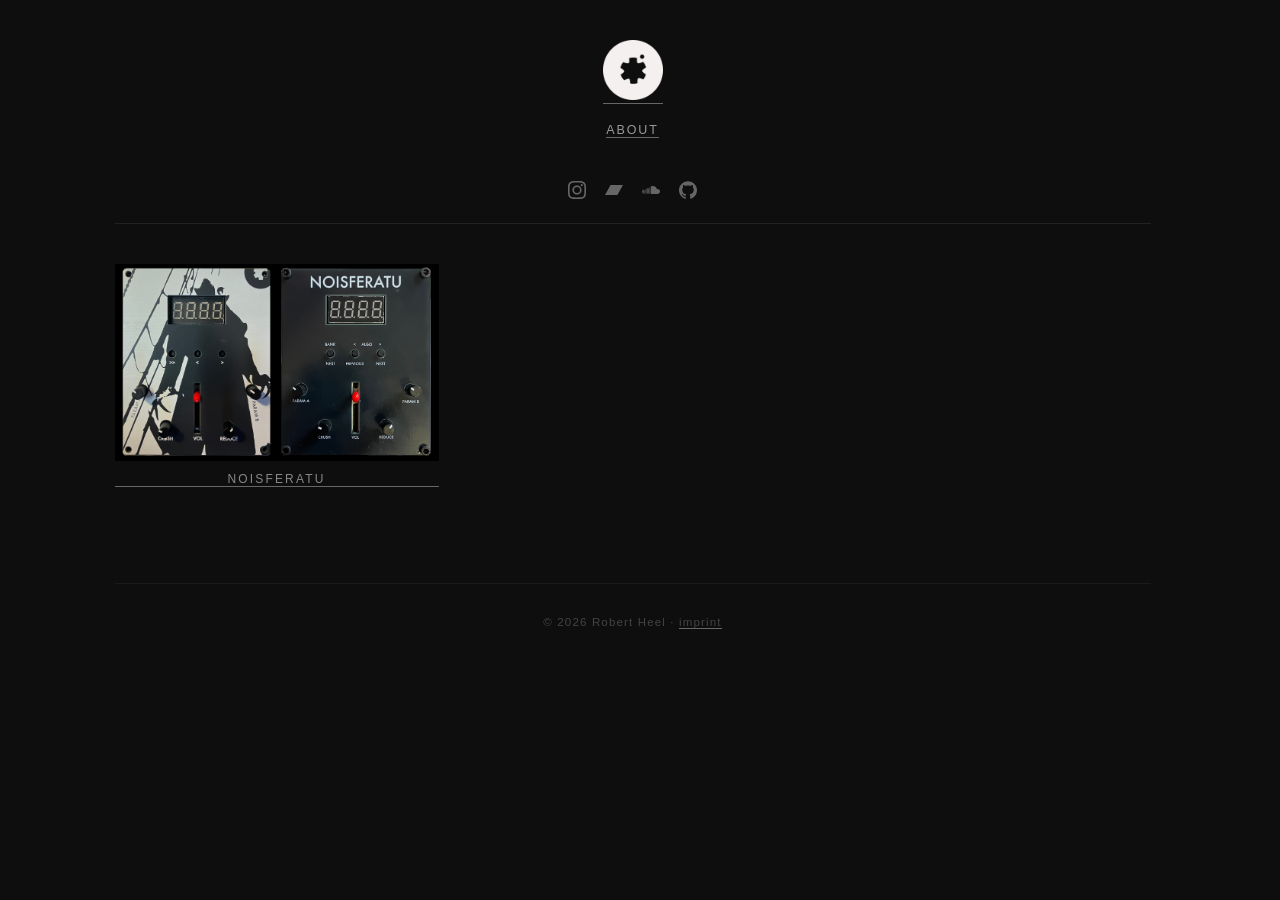
<file: index.html>
<!DOCTYPE html>
<html lang="en">
<head>
  <meta charset="UTF-8">
  <meta name="viewport" content="width=device-width, initial-scale=1.0">
  <title>scaepe - sonic explorations by Robert Heel</title>
  
    <meta name="description" content="Hardware instruments and DSP tools for sound art and electronic music.">

    <!-- Open Graph / Social sharing -->
    <meta property="og:type" content="website">
    <meta property="og:url" content="https://scaepe.ing/">
    <meta property="og:title" content="scaepe - sonic explorations by Robert Heel">
    <meta property="og:description" content="Hardware instruments and DSP tools for sound art and electronic music.">
    <meta property="og:image" content="https://scaepe.ing/noisferatu/Noisferatu_freigestellt_01.png">

  <link rel="stylesheet" href="assets/style.css">
  <style>
  .grid { display: grid; grid-template-columns: repeat(3, 1fr); gap: 2rem; padding: 1rem 0 4rem; }
  .instrument-card { display: block; text-decoration: none; color: inherit; }
  .instrument-card img { width: 100%; aspect-ratio: 850/515; object-fit: contain; background: #161616; display: block; transition: opacity 0.25s; }
  .instrument-card:hover img { opacity: 0.8; }
  .instrument-card .card-label { margin-top: 0.7rem; font-size: 0.75rem; letter-spacing: 0.18em; text-transform: uppercase; color: #888; text-align: center; }
  .instrument-card:hover .card-label { color: #e0e0e0; }
  @media (max-width: 700px) {
    .grid { grid-template-columns: 1fr; }
  }
</style>

</head>
<body>

<div class="site-wrapper">
  <div id="site-header"></div>
  <div id="site-socials"></div>
  <div class="divider"></div>

  <script>const BASE = '';</script>
  <script src="assets/header.js"></script>
  <script src="assets/socials.js"></script>

  <main class="grid">

    <a href="noisferatu/noisferatu.html" class="instrument-card">
      <img src="noisferatu/Noisferatu_freigestellt_01.png" alt="Noisferatu">
      <div class="card-label">Noisferatu</div>
    </a>

    <!-- add more instruments here, same structure:
    <a href="nextinstrument/nextinstrument.html" class="instrument-card">
      <img src="nextinstrument/nextinstrument_photo.jpg" alt="Next Instrument">
      <div class="card-label">Next Instrument</div>
    </a>
    -->

  </main>
  <footer>
    <p>© 2026 Robert Heel · <a href="imprint.html">imprint</a></p>
  </footer>

</div>
</body> 
</html>
</file>
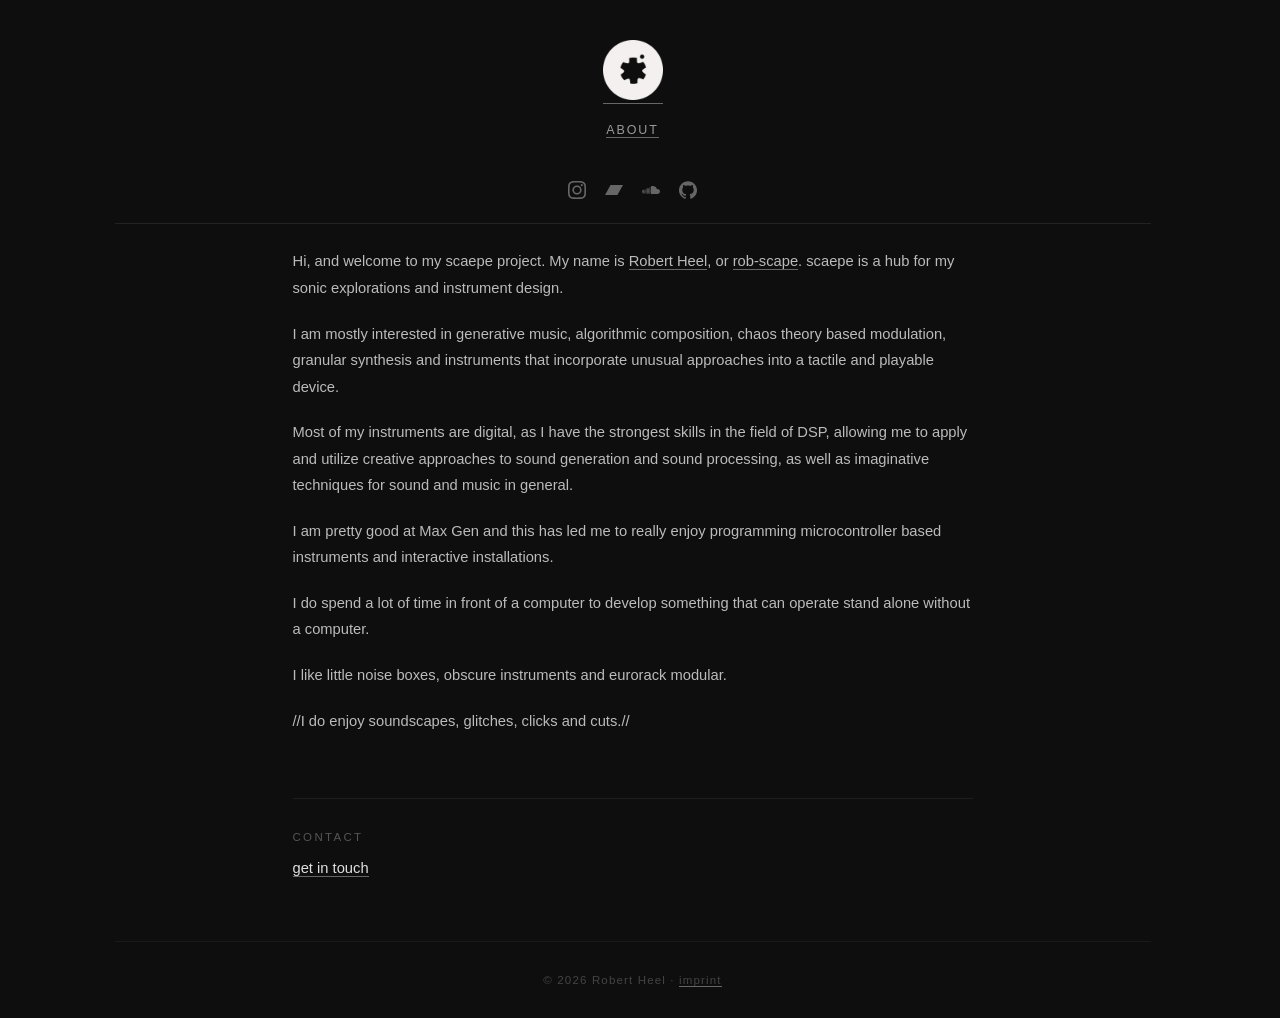
<file: about.html>
<!DOCTYPE html>
<html lang="en">
<head>
  <meta charset="UTF-8">
  <meta name="viewport" content="width=device-width, initial-scale=1.0">
  <title>About — scaepe</title>
  <link rel="stylesheet" href="assets/style.css">
  <style>
    .about { max-width: 680px; margin: 0 auto 4rem; }
    .about p { font-size: 0.92rem; line-height: 1.8; color: #bbb; margin-bottom: 1.2rem; }
    .about .comment { color: #555; font-style: normal; }

    .contact { max-width: 680px; margin: 0 auto 4rem; padding-top: 2rem; border-top: 0.5px solid #1e1e1e; }
    .contact-title { font-size: 0.72rem; letter-spacing: 0.2em; text-transform: uppercase; color: #555; margin-bottom: 1rem; }
    .contact a { font-size: 0.92rem; color: #e0e0e0; text-decoration: none; border-bottom: 0.5px solid #666; transition: color 0.2s, border-color 0.2s; }
    .contact a:hover { color: #ffffff; border-color: #aaa; }
  </style>
</head>
<body>

<div class="site-wrapper">
  <div id="site-header"></div>
  <div id="site-socials"></div>
  <div class="divider"></div>

  <script>const BASE = '';</script>
  <script src="assets/header.js"></script>
  <script src="assets/socials.js"></script>

  <main>

    <div class="about">
      <p>Hi, and welcome to my scaepe project. My name is <a href="https://www.robertheel.com/++/" target="_blank" rel="noopener noreferrer">Robert Heel</a>, or <a href="https://github.com/rob-scape/"  target="_blank" rel="noopener noreferrer">rob-scape</a>. scaepe is a hub for my sonic explorations and instrument design.</p>
      <p>I am mostly interested in generative music, algorithmic composition, chaos theory based modulation, granular synthesis and instruments that incorporate unusual approaches into a tactile and playable device.</p>
      <p>Most of my instruments are digital, as I have the strongest skills in the field of DSP, allowing me to apply and utilize creative approaches to sound generation and sound processing, as well as imaginative techniques for sound and music in general.</p>
      <p>I am pretty good at Max Gen and this has led me to really enjoy programming microcontroller based instruments and interactive installations.
      <p>I do spend a lot of time in front of a computer to develop something that can operate stand alone without a computer.</p>
      <p>I like little noise boxes, obscure instruments and eurorack modular.</p>
      <p>//I do enjoy soundscapes, glitches, clicks and cuts.//</p>
    </div>

    <div class="contact">
      <div class="contact-title">Contact</div>
      <a href="#" id="mailto-link">get in touch</a>
    </div>

  </main>

  <footer>
    <p>© 2026 Robert Heel · <a href="imprint.html">imprint</a></p>
  </footer>

</div>

<script>
  const u = 'robertheel';
  const d = 'web.de';
  const link = document.getElementById('mailto-link');
  // Deferred: mailto only constructed on click, never exists in DOM at rest
  link.addEventListener('click', function(e) {
    e.preventDefault();
    window.location = 'mailto:' + u + '@' + d;
   });
</script>

</body>
</html>
</file>
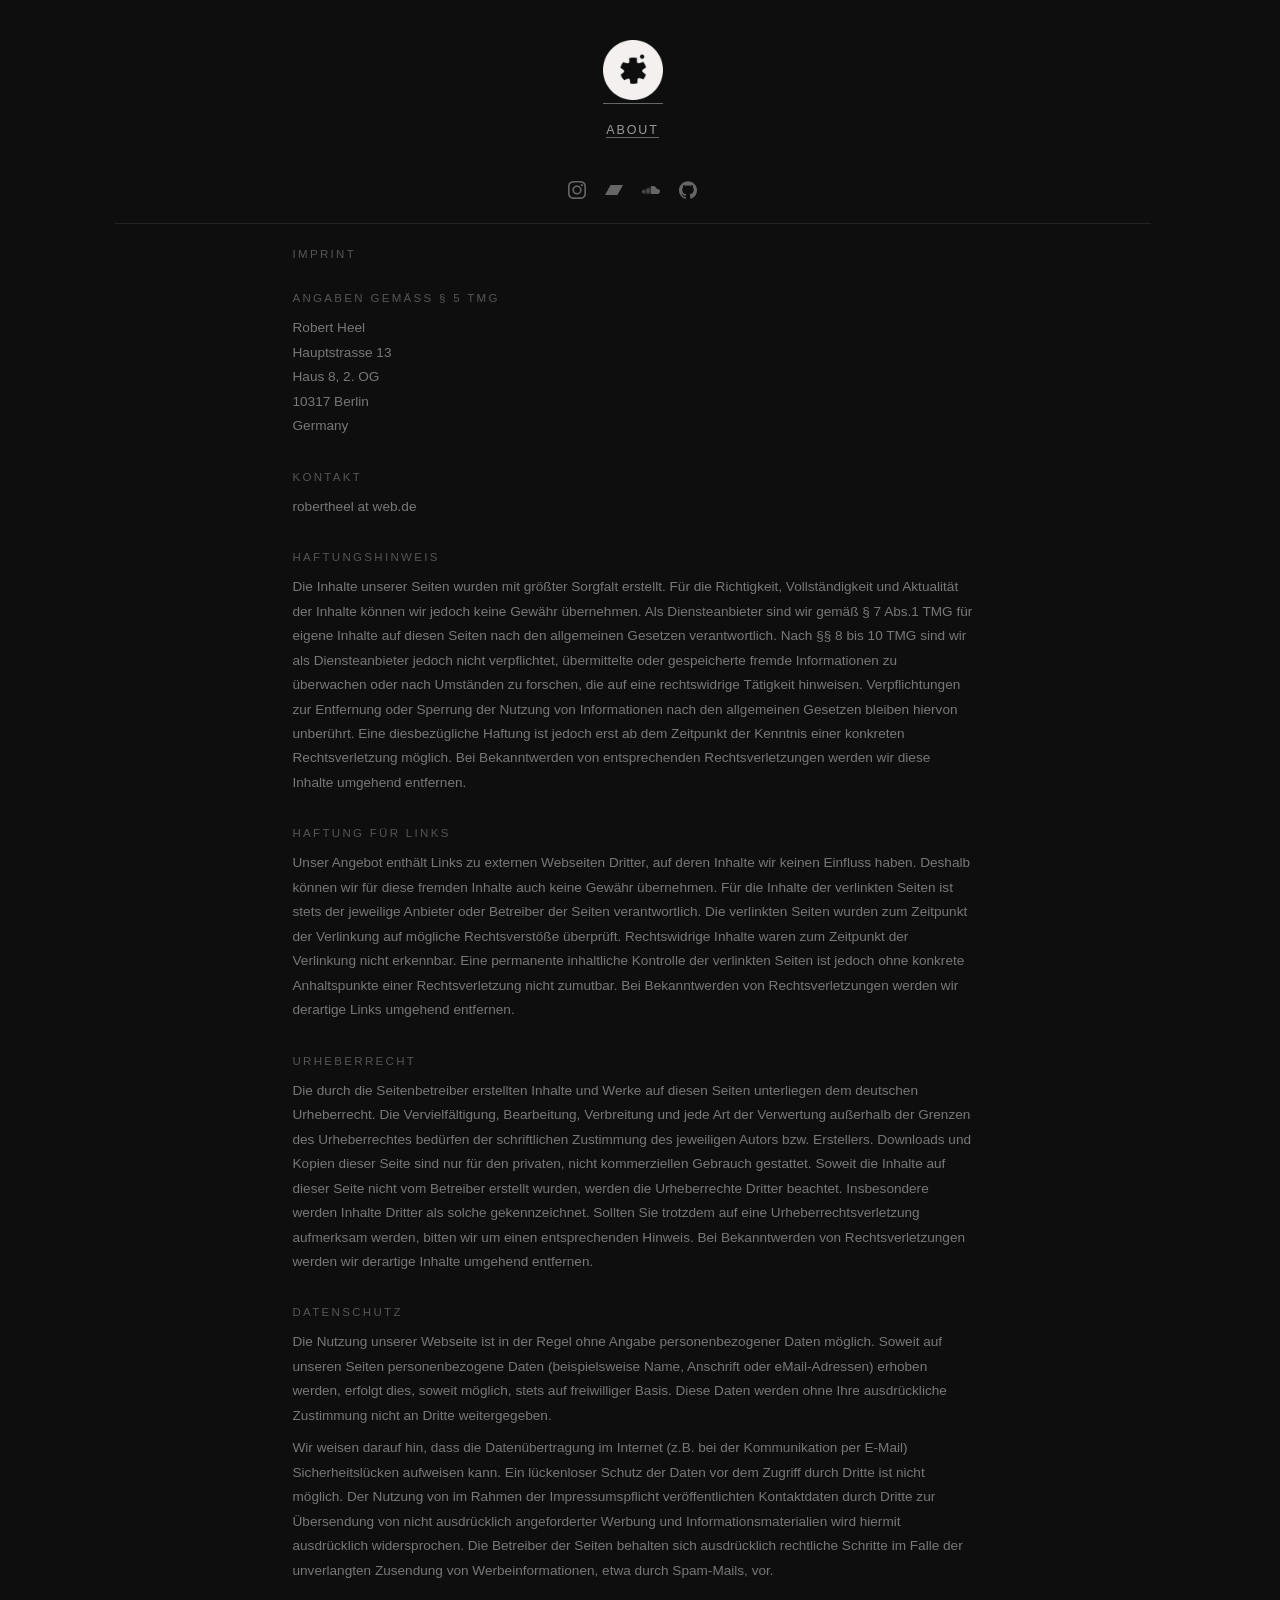
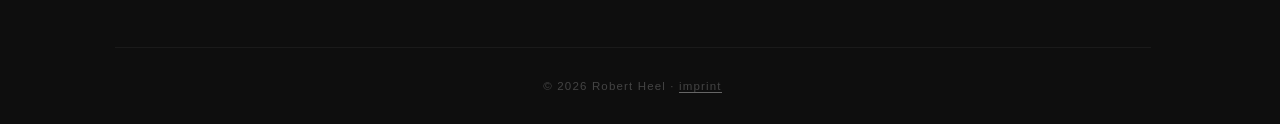
<file: imprint.html>
<!DOCTYPE html>
<html lang="de">
<head>
  <meta charset="UTF-8">
  <meta name="viewport" content="width=device-width, initial-scale=1.0">
  <title>Imprint — scaepe</title>
  <link rel="stylesheet" href="assets/style.css">
  <style>
    .imprint { max-width: 680px; margin: 0 auto 4rem; }
    .imprint h1 { font-size: 0.72rem; letter-spacing: 0.2em; text-transform: uppercase; color: #555; margin-bottom: 2rem; font-weight: 400; }
    .imprint h2 { font-size: 0.72rem; letter-spacing: 0.2em; text-transform: uppercase; color: #555; margin: 2rem 0 0.75rem; font-weight: 400; }
    .imprint p { font-size: 0.85rem; line-height: 1.8; color: #777; margin-bottom: 0.5rem; }
    .imprint a { color: #777; text-decoration: none; border-bottom: 0.5px solid #444; transition: color 0.2s; }
    .imprint a:hover { color: #e0e0e0; }
  </style>
</head>
<body>

<div class="site-wrapper">
  <div id="site-header"></div>
  <div id="site-socials"></div>
  <div class="divider"></div>

  <script>const BASE = '';</script>
  <script src="assets/header.js"></script>
  <script src="assets/socials.js"></script>

  <main>

    <div class="imprint">
      <h1>Imprint</h1>

      <h2>Angaben gemäß § 5 TMG</h2>
      <p>Robert Heel<br>
      Hauptstrasse 13<br>
      Haus 8, 2. OG<br>
      10317 Berlin<br>
      Germany</p>

      <h2>Kontakt</h2>
      <p>robertheel at web.de</p>

      <h2>Haftungshinweis</h2>
      <p>Die Inhalte unserer Seiten wurden mit größter Sorgfalt erstellt. Für die Richtigkeit, Vollständigkeit und Aktualität der Inhalte können wir jedoch keine Gewähr übernehmen. Als Diensteanbieter sind wir gemäß § 7 Abs.1 TMG für eigene Inhalte auf diesen Seiten nach den allgemeinen Gesetzen verantwortlich. Nach §§ 8 bis 10 TMG sind wir als Diensteanbieter jedoch nicht verpflichtet, übermittelte oder gespeicherte fremde Informationen zu überwachen oder nach Umständen zu forschen, die auf eine rechtswidrige Tätigkeit hinweisen. Verpflichtungen zur Entfernung oder Sperrung der Nutzung von Informationen nach den allgemeinen Gesetzen bleiben hiervon unberührt. Eine diesbezügliche Haftung ist jedoch erst ab dem Zeitpunkt der Kenntnis einer konkreten Rechtsverletzung möglich. Bei Bekanntwerden von entsprechenden Rechtsverletzungen werden wir diese Inhalte umgehend entfernen.</p>

      <h2>Haftung für Links</h2>
      <p>Unser Angebot enthält Links zu externen Webseiten Dritter, auf deren Inhalte wir keinen Einfluss haben. Deshalb können wir für diese fremden Inhalte auch keine Gewähr übernehmen. Für die Inhalte der verlinkten Seiten ist stets der jeweilige Anbieter oder Betreiber der Seiten verantwortlich. Die verlinkten Seiten wurden zum Zeitpunkt der Verlinkung auf mögliche Rechtsverstöße überprüft. Rechtswidrige Inhalte waren zum Zeitpunkt der Verlinkung nicht erkennbar. Eine permanente inhaltliche Kontrolle der verlinkten Seiten ist jedoch ohne konkrete Anhaltspunkte einer Rechtsverletzung nicht zumutbar. Bei Bekanntwerden von Rechtsverletzungen werden wir derartige Links umgehend entfernen.</p>

      <h2>Urheberrecht</h2>
      <p>Die durch die Seitenbetreiber erstellten Inhalte und Werke auf diesen Seiten unterliegen dem deutschen Urheberrecht. Die Vervielfältigung, Bearbeitung, Verbreitung und jede Art der Verwertung außerhalb der Grenzen des Urheberrechtes bedürfen der schriftlichen Zustimmung des jeweiligen Autors bzw. Erstellers. Downloads und Kopien dieser Seite sind nur für den privaten, nicht kommerziellen Gebrauch gestattet. Soweit die Inhalte auf dieser Seite nicht vom Betreiber erstellt wurden, werden die Urheberrechte Dritter beachtet. Insbesondere werden Inhalte Dritter als solche gekennzeichnet. Sollten Sie trotzdem auf eine Urheberrechtsverletzung aufmerksam werden, bitten wir um einen entsprechenden Hinweis. Bei Bekanntwerden von Rechtsverletzungen werden wir derartige Inhalte umgehend entfernen.</p>

      <h2>Datenschutz</h2>
      <p>Die Nutzung unserer Webseite ist in der Regel ohne Angabe personenbezogener Daten möglich. Soweit auf unseren Seiten personenbezogene Daten (beispielsweise Name, Anschrift oder eMail-Adressen) erhoben werden, erfolgt dies, soweit möglich, stets auf freiwilliger Basis. Diese Daten werden ohne Ihre ausdrückliche Zustimmung nicht an Dritte weitergegeben.</p>
      <p>Wir weisen darauf hin, dass die Datenübertragung im Internet (z.B. bei der Kommunikation per E-Mail) Sicherheitslücken aufweisen kann. Ein lückenloser Schutz der Daten vor dem Zugriff durch Dritte ist nicht möglich. Der Nutzung von im Rahmen der Impressumspflicht veröffentlichten Kontaktdaten durch Dritte zur Übersendung von nicht ausdrücklich angeforderter Werbung und Informationsmaterialien wird hiermit ausdrücklich widersprochen. Die Betreiber der Seiten behalten sich ausdrücklich rechtliche Schritte im Falle der unverlangten Zusendung von Werbeinformationen, etwa durch Spam-Mails, vor.</p>
          
</div>

  </main>

  <footer>
    <p>© 2026 Robert Heel · <a href="imprint.html">imprint</a></p>
  </footer>

</div>

</body>
</html>
</file>
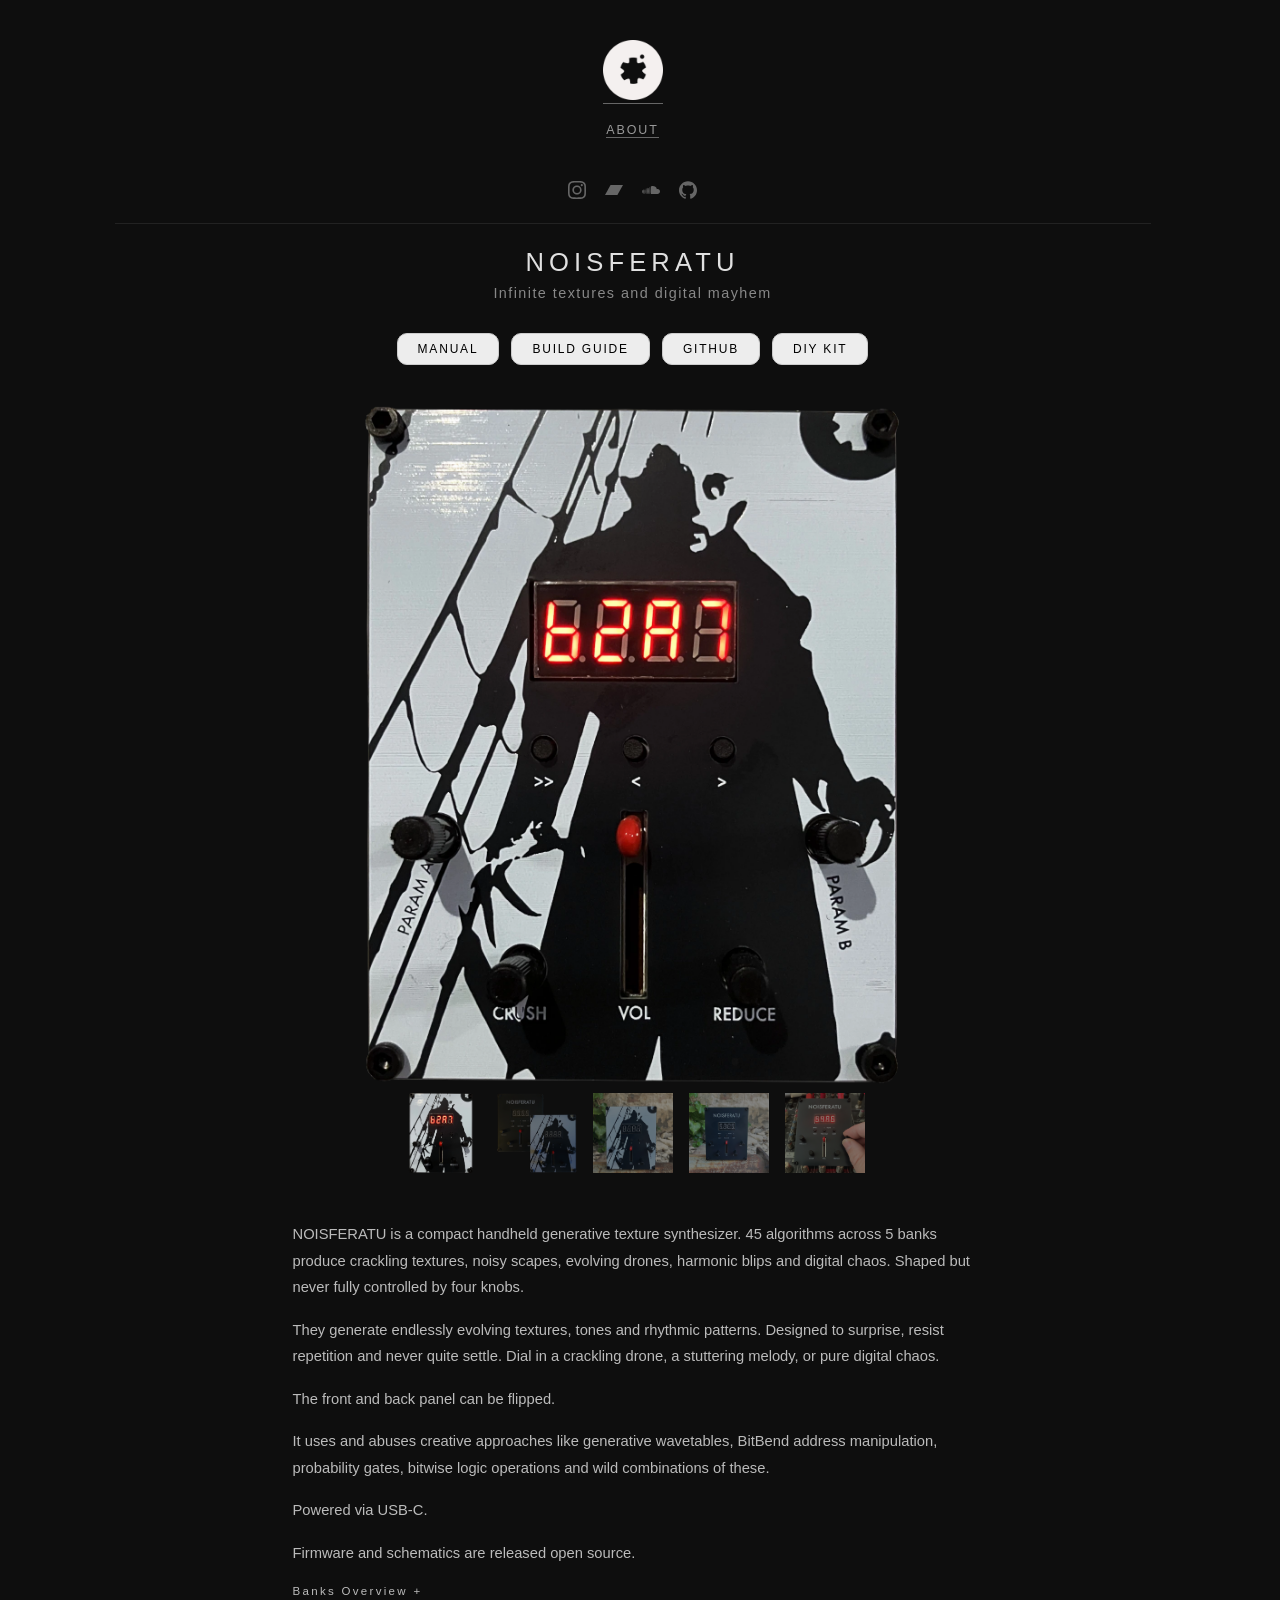
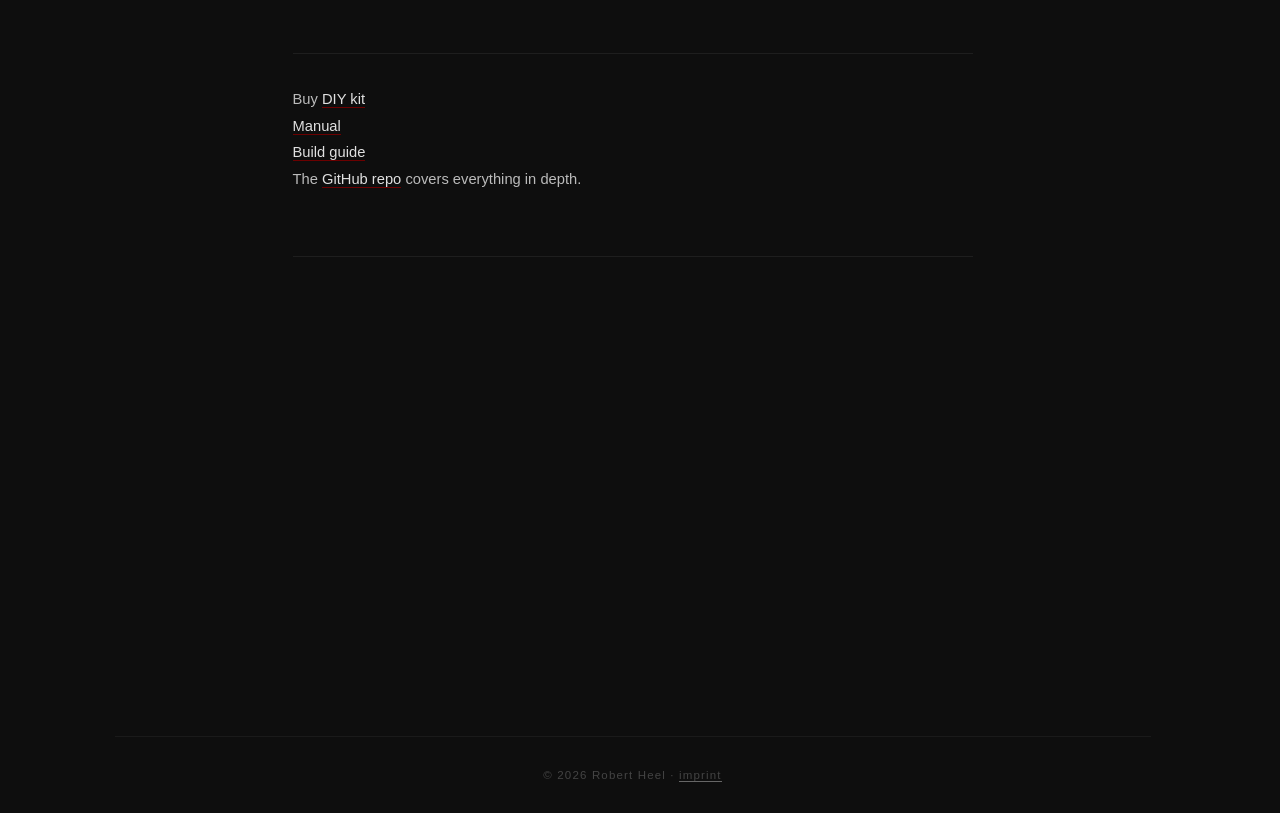
<file: noisferatu/noisferatu.html>
<!DOCTYPE html>
<html lang="en">
<head>
  <meta charset="UTF-8">
  <meta name="viewport" content="width=device-width, initial-scale=1.0">
  <title>Noisferatu — scaepe</title>
    <meta name="description" content="Compact handheld generative texture synthesizer. 45 algorithms across 5 banks of crackling textures, noisy scapes, evolving drones and digital chaos.">

    <!-- Open Graph / Social sharing -->
    <meta property="og:type" content="website">
    <meta property="og:url" content="https://scaepe.ing/noisferatu/noisferatu.html">
    <meta property="og:title" content="Noisferatu — scaepe">
    <meta property="og:description" content="Noisferatu is a compact handheld generative texture synthesizer. 45 algorithms across 5 banks of crackling textures, noisy scapes, evolving drones and digital chaos.">
    <meta property="og:image" content="https://scaepe.ing/noisferatu/Noisferatu_freigestellt_01.png">
  
    <link rel="stylesheet" href="../assets/style.css">
  <style>
    .button-bar { display: flex; gap: 0.75rem; margin-bottom: 2.5rem; flex-wrap: wrap; justify-content: center; }
    .btn { display: inline-block; text-decoration: none; color: #000000; background: #ededed; border: 0.5px solid #cccccc; border-radius: 10px; padding: 0.5rem 1.25rem; font-size: 0.75rem; letter-spacing: 0.15em; text-transform: uppercase; transition: color 0.15s, border-color 0.15s, background 0.15s, transform 0.15s; }
    .btn:hover { color: #000000; border-color: #999; background: #d9d9d9; transform: scale(0.98); }

    .instrument-photo { width: 100%; max-width: 700px; display: block; margin: 0 auto 3rem; }

    .instrument-title { font-size: 1.6rem; font-weight: 300; letter-spacing: 0.2em; text-transform: uppercase; max-width: 680px; margin: 0 auto 0.5rem; text-align: center;}
    .instrument-tagline { font-size: 0.9rem; color: #888; letter-spacing: 0.1em; max-width: 680px; margin: 0 auto 2rem; text-align: center;}

    .description { max-width: 680px; font-size: 0.92rem; line-height: 1.8; color: #bbb; margin: 0 auto 1.2rem; }
    .description p { margin-bottom: 1rem; }

    .banks { max-width: 680px; margin: 0 auto 2rem; }
    .banks-title { font-size: 0.72rem; letter-spacing: 0.2em; color: #bbb; margin-bottom: 1.5rem; cursor: pointer; user-select: none; }
    .bank { padding: 0.5rem 0; }
.bank-name { font-size: 0.92rem; color: #e0e0e0; margin-bottom: 0.2rem; }
.bank-desc { font-size: 0.92rem; color: #e0e0e0; line-height: 1.8; }

    .for-coders { max-width: 680px; padding-top: 2rem; border-top: 0.5px solid #1e1e1e; margin: 0 auto 4rem;}
    .for-coders-title { font-size: 0.72rem; letter-spacing: 0.2em; text-transform: uppercase; color: #999; margin-bottom: 1rem; }
    .for-coders p { font-size: 0.92rem; color: #bbb; line-height: 1.8; }
    .for-coders a { color: #e0e0e0; text-decoration: none; border-bottom: 1px solid #6b0000; transition: color 0.2s, border-color 0.2s; }
    .for-coders a:hover { color: #ffffff; border-color: #cc0000; }

        .banks-toggle { border: none; background: none; }
        .banks-toggle summary { cursor: pointer; list-style: none; user-select: none; }
        .banks-toggle summary::-webkit-details-marker { display: none; }
        .banks-toggle summary::after { content: ' +'; color: #bbb; }
        details[open] > summary::after { content: ' −'; color: #bbb; }

        .video-section {
        max-width: 680px;
        margin: 0 auto 4rem;
        padding-top: 2rem;
        border-top: 0.5px solid #1e1e1e;
      }
      .video-section iframe {
        width: 100%;
        aspect-ratio: 16/9;
        border: none;
        display: block;
      }

      .image-switcher {
        max-width: 680px;
        margin: 0 auto 3rem;
      }
      .switcher-main {
        width: 100%;
        display: block;
      }
      .switcher-thumbs {
        display: flex;
          justify-content: center;
        gap: 1rem;
        margin-top: 0.5rem;
      }
      .thumb {
        width: 80px;
        aspect-ratio: 1/1;
        object-fit: cover;
        cursor: pointer;
        opacity: 0.5;
        transition: opacity 0.2s;
      }
      .thumb.active,
      .thumb:hover {
        opacity: 1;
      }

    @media (max-width: 700px) {
      .bank { flex-direction: column; gap: 0.4rem; }
      .bank-name { min-width: unset; }
    }
  </style>
</head>
<body>

<div class="site-wrapper">
  <div id="site-header"></div>
  <div id="site-socials"></div>
  <div class="divider"></div>

  <script>const BASE = '../';</script>
  <script src="../assets/header.js"></script>
  <script src="../assets/socials.js"></script>

  <main>

    <h1 class="instrument-title">Noisferatu</h1>
    <p class="instrument-tagline">Infinite textures and digital mayhem</p>

    <div class="button-bar">
      <a href="https://robertheel.com/content/noisferatu/noisferatu_manual.pdf" class="btn" target="_blank" rel="noopener noreferrer">manual</a>
      <a href="https://robertheel.com/content/noisferatu/noisferatu_buildguide.pdf" class="btn" target="_blank" rel="noopener noreferrer">build guide</a>
      <a href="https://github.com/rob-scape/noisferatu" class="btn" target="_blank" rel="noopener noreferrer">github</a>
      <a href="https://www.thonk.co.uk/shop/scaepe-noisferatu/" class="btn" target="_blank" rel="noopener noreferrer">DIY kit</a>
    </div>

<div class="image-switcher">
  <img class="switcher-main" id="switcher-main" src="noisferatu_3_01.webp" alt="Noisferatu">
  <div class="switcher-thumbs">
    <img src="noisferatu_3_01.webp" alt="Noisferatu" class="thumb active" onclick="switchImage(this)">
    <img src="noisferatu_5_01.webp" alt="Noisferatu both panels" class="thumb" onclick="switchImage(this)">
    <img src="noisferatu_3_02.webp" alt="Noisferatu outdoor" class="thumb" onclick="switchImage(this)">
    <img src="noisferatu_3_03.webp" alt="Noisferatu outdoor" class="thumb" onclick="switchImage(this)">
    <img src="noisferatu_4_01.jpg" alt="Noisferatu on mixer" class="thumb" onclick="switchImage(this)">
  </div>
</div>

   <div class="description">
  <p>NOISFERATU is a compact handheld generative texture synthesizer. 45 algorithms across 5 banks produce crackling textures, noisy scapes, evolving drones, harmonic blips and digital chaos. Shaped but never fully controlled by four knobs.</p>
  <p>They generate endlessly evolving textures, tones and rhythmic patterns. Designed to surprise, resist repetition and never quite settle. Dial in a crackling drone, a stuttering melody, or pure digital chaos.</p>
  <p>The front and back panel can be flipped.</p>
  <p>It uses and abuses creative approaches like generative wavetables, BitBend address manipulation, probability gates, bitwise logic operations and wild combinations of these.</p>
      <p>Powered via USB-C.</p>
      <p>Firmware and schematics are released open source.</p>
    </div>

  <div class="banks">
    <details class="banks-toggle">
      <summary class="banks-title">Banks Overview</summary>

      <div class="bank">
        <div class="bank-name">Bank 1 — Wavetables</div>
        <div class="bank-desc">Glitchy bursts and evolving soundscapes. From sparse crackles to dense digital chaos.</div>
      </div>
      <div class="bank">
        <div class="bank-name">Bank 2 — Noisy Textures</div>
        <div class="bank-desc">Noise, dust and rhythmic grain. From windy hiss to clicks, crackles and bursts.</div>
      </div>
      <div class="bank">
        <div class="bank-name">Bank 3 — BitBend</div>
        <div class="bank-desc">Warped, stuttering and unpredictable. Always shifting, never settling.</div>
      </div>
      <div class="bank">
        <div class="bank-name">Bank 4 — Blips & Tones</div>
        <div class="bank-desc">Melodies, chords and rhythmic blips. The most tonal bank.</div>
      </div>
      <div class="bank">
        <div class="bank-name">Bank 5 — Logic Disorder</div>
        <div class="bank-desc">Two oscillators fighting each other. Pure digital mayhem.</div>
      </div>

    </details>
  </div>


    <div class="for-coders">
      <p>Buy <a href="https://www.thonk.co.uk/shop/scaepe-noisferatu/" target="_blank" rel="noopener noreferrer">DIY kit</a></p>
      <p><a href="https://robertheel.com/content/noisferatu/noisferatu_manual.pdf" target="_blank" rel="noopener noreferrer">Manual</a></p>
      <p><a href="https://robertheel.com/content/noisferatu/noisferatu_buildguide.pdf" target="_blank" rel="noopener noreferrer">Build guide</a></p>
      <p>The <a href="https://github.com/rob-scape/noisferatu" target="_blank" rel="noopener noreferrer">GitHub repo</a> covers everything in depth.</p>
    </div>

    <div class="video-section">
      <iframe 
        src="https://www.youtube.com/embed/kAjsbi65Gq8?rel=0"
        title="Noisferatu"
        allowfullscreen>
      </iframe>
    </div>

  </main>
  <footer>
    <p>© 2026 Robert Heel · <a href="../imprint.html">imprint</a></p>
  </footer>

</div>

<script>
function switchImage(thumb) {
  document.getElementById('switcher-main').src = thumb.src;
  document.querySelectorAll('.thumb').forEach(t => t.classList.remove('active'));
  thumb.classList.add('active');
}
</script>

</body>
</html>
</file>
<file: assets/style.css>
* { margin: 0; padding: 0; box-sizing: border-box; }
body { background: #0e0e0e; color: #e0e0e0; font-family: 'Helvetica Neue', Helvetica, Arial, sans-serif; min-height: 100vh; }
.site-wrapper { max-width: 1100px; margin: 0 auto; padding: 0 2rem; }

#site-header { display: flex; justify-content: center; }
header { display: flex; flex-direction: column; align-items: center; padding: 2.5rem 0 1.5rem; }
.logo img { height: 60px; width: auto; }

nav { margin-top: 1.2rem; display: flex; gap: 2rem; }
nav a { color: #999; text-decoration: none; font-size: 0.78rem; letter-spacing: 0.15em; text-transform: uppercase; transition: color 0.2s; }
nav a:hover { color: #e0e0e0; }

.socials { display: flex; gap: 1.2rem; margin-top: 1.2rem; align-items: center; }
.socials a { color: #666; transition: color 0.2s; display: flex; align-items: center; }
.socials a:hover { color: #e0e0e0; }

a { color: inherit; text-decoration: none; border-bottom: 0.5px solid #666; transition: color 0.2s, border-color 0.2s; }
a:hover { color: #ffffff; border-color: #aaa; }

.divider { width: 100%; height: 1px; background: #222; margin: 1.5rem 0; }

footer { border-top: 0.5px solid #1a1a1a; margin-top: 2rem; padding: 2rem 0; text-align: center; }
footer p { font-size: 0.72rem; letter-spacing: 0.1em; color: #444; }
footer a { color: #444; text-decoration: none; transition: color 0.2s; }
footer a:hover { color: #888; }

html { scrollbar-gutter: stable; }

.socials a {
    display: flex;
    align-items: center;
    width: 18px;
    height: 18px;
    background-color: #666;
    transition: background-color 0.2s;
    -webkit-mask-size: cover;
    mask-size: cover;
}
.socials a:hover {
    background-color: #e0e0e0;
}

#site-socials { display: flex; justify-content: center; }
.socials a[title="Instagram"] { -webkit-mask: url(social-icons/instagram.svg) no-repeat center; mask: url(social-icons/instagram.svg) no-repeat center; }
.socials a[title="Bandcamp"] { -webkit-mask: url(social-icons/bandcamp.svg) no-repeat center; mask: url(social-icons/bandcamp.svg) no-repeat center; }
.socials a[title="Soundcloud"] { -webkit-mask: url(social-icons/soundcloud.svg) no-repeat center; mask: url(social-icons/soundcloud.svg) no-repeat center; }
.socials a[title="GitHub"] { -webkit-mask: url(social-icons/github.svg) no-repeat center; mask: url(social-icons/github.svg) no-repeat center; }

@media (max-width: 700px) {
  nav { flex-wrap: wrap; justify-content: center; gap: 1rem; }
}
</file>
